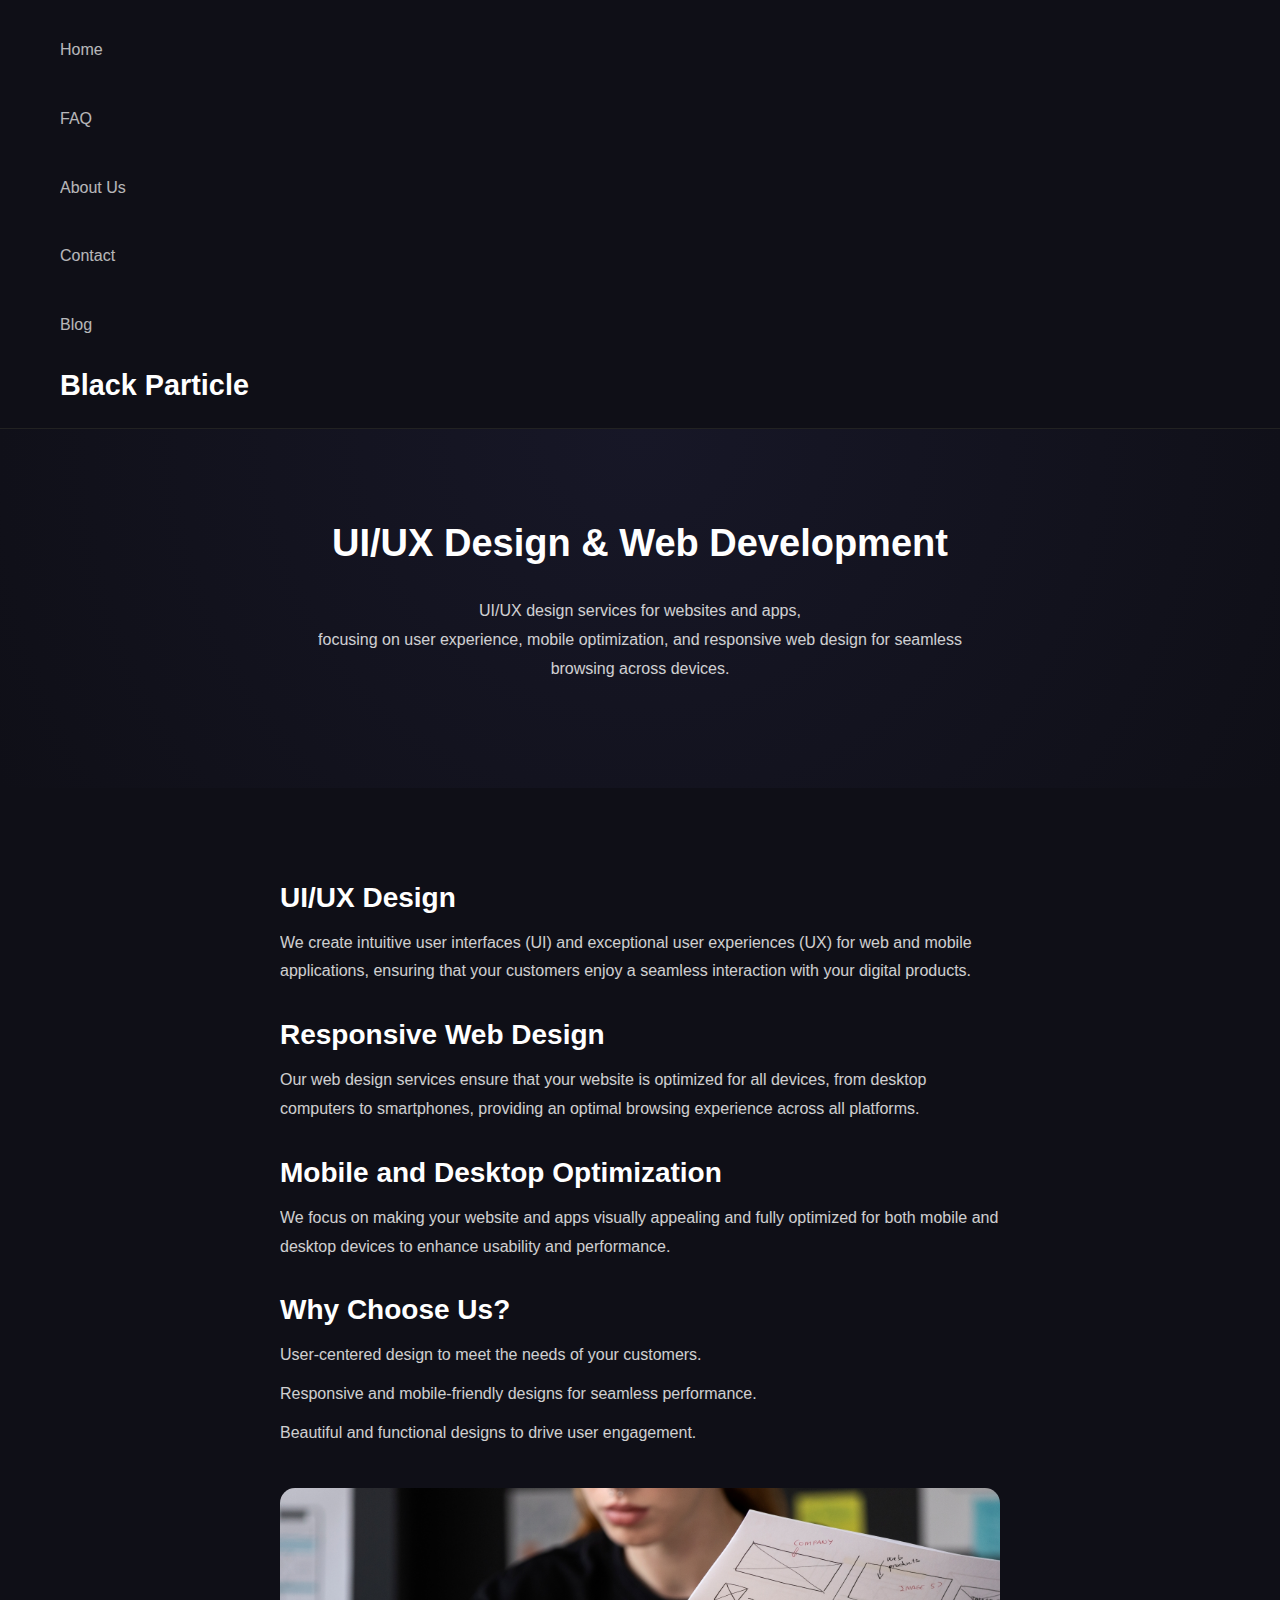
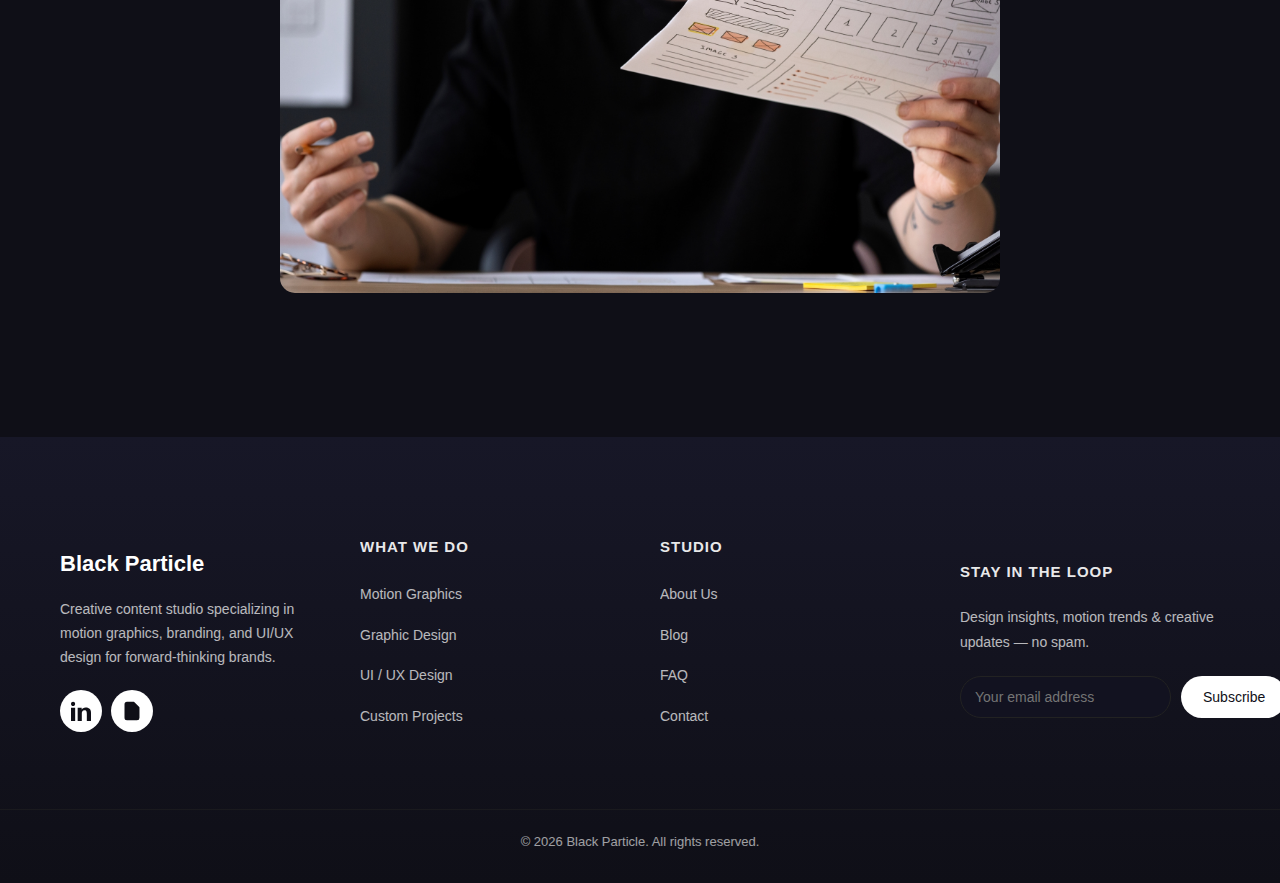
<file: uidesign.html>
<!DOCTYPE html>
<html lang="en">
<head>
  <meta charset="UTF-8">
  <meta name="viewport" content="width=device-width, initial-scale=1.0">
  <title>UI/UX and Web Design | Black Particle</title>
  <link rel="stylesheet" href="./assets/css/base.css">
  <link rel="stylesheet" href="./assets/css/layout.css">
  <link rel="stylesheet" href="./assets/css/components.css">
  <link rel="stylesheet" href="./assets/css/pages/service.css">
</head>
<body>

  <header class="header">
  <div class="container">
    <button class="menu-toggle" aria-label="menu">
      <span></span>
      <span></span>
      <span></span>
    </button>
    <div>
      <nav class="navbar-links">
        <a href="./index.html">Home</a>
        <div class="dropdown">
          <a>Services</a>
          <div class="dropdown-content">
            <a href="./animation.html">Motion Graphics</a>
            <a href="./graphicdesign.html">Graphic Design</a>
            <a href="./uidesign.html">UI Design</a>
          </div>
        </div>
        <a href="./faq.html">FAQ</a>
        <a href="./aboutus.html">About Us</a>
        <a href="./contact.html">Contact</a>
        <a href="./blog.html">Blog</a>
      </nav>
    </div>
      <a href="./index.html" class="logo">Black Particle</a>
  </div>
</header>

  <section class="hero service-hero section">
    <h2>UI/UX Design & Web Development</h2>
    <p>UI/UX design services for websites and apps,
      <br> focusing on user experience, mobile optimization, and responsive web design for seamless browsing across devices.</p>
  </section>

<section class="section service-details">
  <div class="container">
    <h3>UI/UX Design</h3>
    <p>We create intuitive user interfaces (UI) and exceptional user experiences (UX) for web and mobile applications, ensuring that your customers enjoy a seamless interaction with your digital products.</p>

    <h3>Responsive Web Design</h3>
    <p>Our web design services ensure that your website is optimized for all devices, from desktop computers to smartphones, providing an optimal browsing experience across all platforms.</p>

    <h3>Mobile and Desktop Optimization</h3>
    <p>We focus on making your website and apps visually appealing and fully optimized for both mobile and desktop devices to enhance usability and performance.</p>

    <h3>Why Choose Us?</h3>
    <ul>
      <li>User-centered design to meet the needs of your customers.</li>
      <li>Responsive and mobile-friendly designs for seamless performance.</li>
      <li>Beautiful and functional designs to drive user engagement.</li>
    </ul>

    <div class="service-images">
      <div class="media-item">
        <img src="./assets/images/ui.jpg" alt="UI/UX and Web Design Examples">
        <div class="glass"><span>View Project</span></div>
      </div>
    </div>
  </div>
</section>

<footer class="fat-footer">
  <div class="container footer-grid">

    <div class="footer-col brand">
      <h4 class="footer-logo">Black Particle</h4>
      <p>
        Creative content studio specializing in motion graphics,
        branding, and UI/UX design for forward-thinking brands.
      </p>

      <div class="footer-socials">
        <a href="https://www.linkedin.com/in/hr-/" aria-label="LinkedIn">
          <svg viewBox="0 0 24 24"><path d="M4.98 3.5C4.98 4.88 3.86 6 2.5 6S0 4.88 0 3.5 1.12 1 2.5 1 4.98 2.12 4.98 3.5zM0 8h5v16H0zM8 8h4.8v2.2h.07c.67-1.2 2.3-2.46 4.73-2.46C22.4 7.74 24 10.5 24 14.3V24h-5v-8.4c0-2-.04-4.6-2.8-4.6-2.8 0-3.23 2.18-3.23 4.45V24H8z"/></svg>
        </a>
        <a href="./resume/resume-en.html" class="icon-btn resume" aria-label="Resume">
          <svg viewBox="0 0 24 24" xmlns="http://www.w3.org/2000/svg" fill="none" stroke="currentColor" stroke-width="2" stroke-linecap="round" stroke-linejoin="round"><path d="M14 2H6c-1.1 0-1.99.9-1.99 2L4 20c0 1.1.89 2 1.99 2h12c1.1 0 1.99-.9 1.99-2V8l-6-6z"></path></svg>
        </a>
      </div>
    </div>

    <div class="footer-col">
      <h5>What We Do</h5>
      <ul>
        <li><a href="./animation.html">Motion Graphics</a></li>
        <li><a href="./graphicdesign.html">Graphic Design</a></li>
        <li><a href="./uidesign.html">UI / UX Design</a></li>
        <li><a href="./contact.html">Custom Projects</a></li>
      </ul>
    </div>

    <div class="footer-col">
      <h5>Studio</h5>
      <ul>
        <li><a href="./aboutus.html">About Us</a></li>
        <li><a href="./blog.html">Blog</a></li>
        <li><a href="./faq.html">FAQ</a></li>
        <li><a href="./contact.html">Contact</a></li>
      </ul>
    </div>

    <div class="footer-col newsletter">
      <h5>Stay in the Loop</h5>
      <p>
        Design insights, motion trends & creative updates — no spam.
      </p>

      <form
        class="newsletter-form"
        action="https://docs.google.com/forms/d/e/1FAIpQLScvDHWSVHomTopGrZl7t4rMiaD7eoqNsdk8rNU5x8itYnohuw/formResponse"
        method="POST"
        target="hidden_iframe"
      >
        <input
          type="email"
          name="entry.619448998"
          placeholder="Your email address"
          required
        >
        <button type="submit">Subscribe</button>
      </form>

      <p id="thanks" style="display:none;">
        Thanks for subscribing! 🎉
      </p>

      <iframe name="hidden_iframe" style="display:none;"></iframe>
    </div>

  </div>

  <div class="footer-bottom">
    <p>© 2026 Black Particle. All rights reserved.</p>
  </div>
</footer>

<script src="./assets/js/main.js"></script>

</body>
</html>
</file>
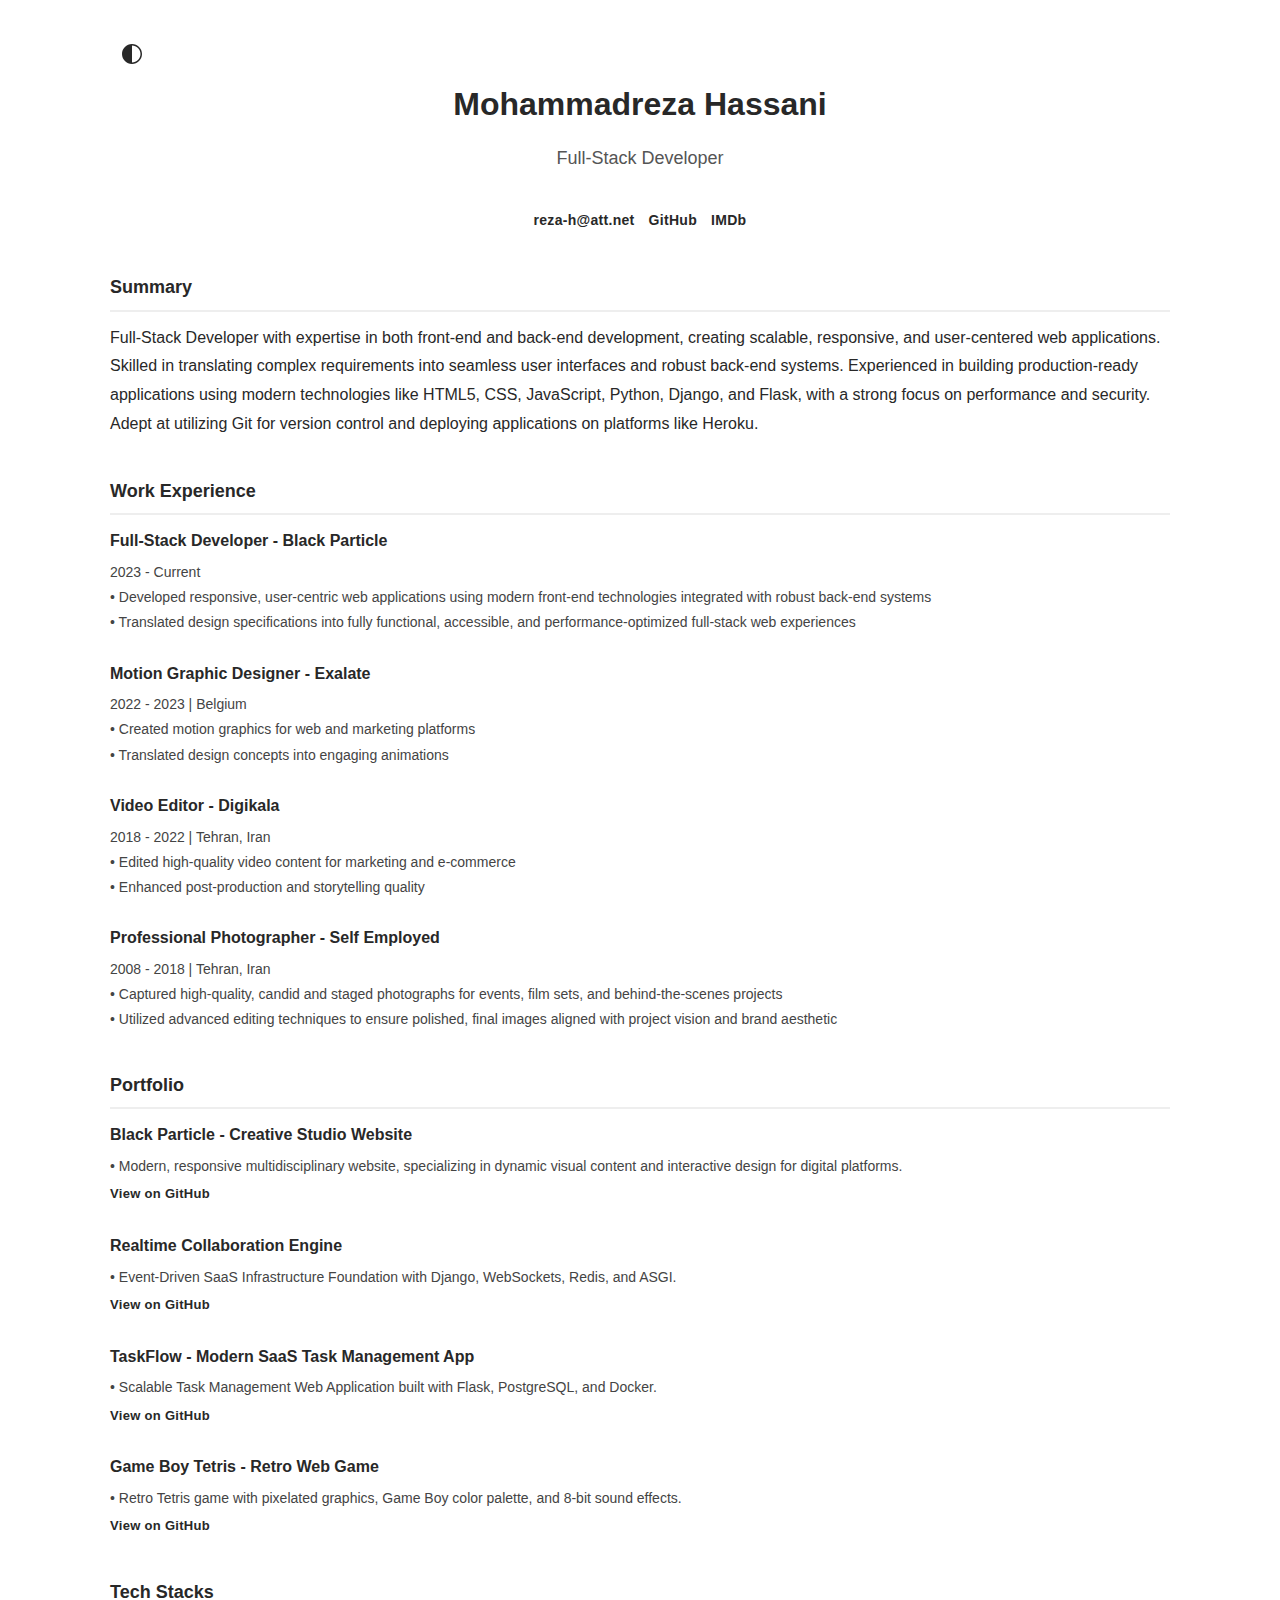
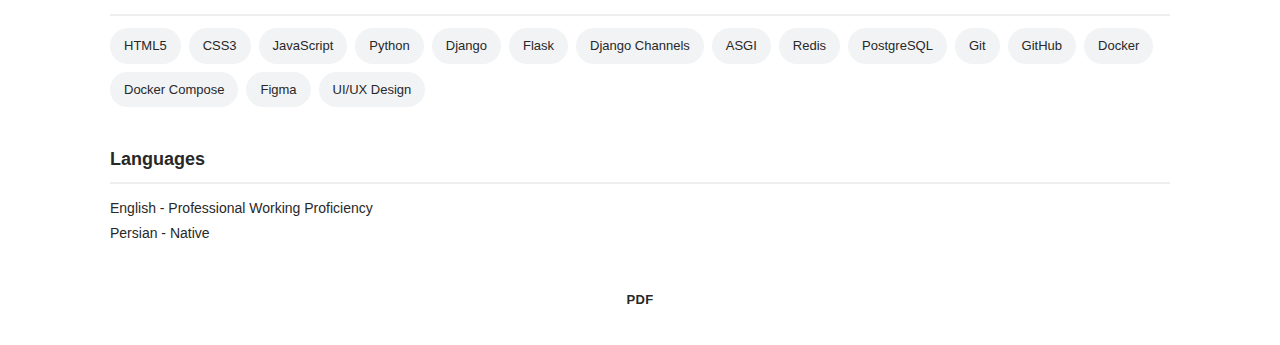
<file: resume/resume-en.html>
<!DOCTYPE html>
<html lang="en">
<head>
    <meta charset="UTF-8">
    <meta name="viewport" content="width=device-width, initial-scale=1.0">
    <meta http-equiv="X-UA-Compatible" content="ie=edge">
    <title>Mohammadreza Hassani | Full-Stack Developer</title>
    <link rel="stylesheet" href="./assets/style/style.css">
</head>
<body>

<div class="container">

    <header>
        <button id="themeToggle" aria-label="Toggle theme">
            <span id="themeIcon" class="icon"></span>
        </button>
        <h1>Mohammadreza Hassani</h1>
        <h2>Full-Stack Developer</h2>
    </header>

    <div class="contact-info">
        <a href="mailto:reza-h@att.net" class="btn">reza-h@att.net</a>
        <a href="https://github.com/hassanimohammadreza" target="_blank" class="btn">GitHub</a>
        <a href="https://www.imdb.com/name/nm5605572/" target="_blank" class="btn">IMDb</a>
    </div>

    <section>
        <div class="section-title">Summary</div>
        <p>
            Full-Stack Developer with expertise in both front-end and back-end development, creating scalable, responsive, and user-centered web applications. Skilled in translating complex requirements into seamless user interfaces and robust back-end systems. Experienced in building production-ready applications using modern technologies like HTML5, CSS, JavaScript, Python, Django, and Flask, with a strong focus on performance and security. Adept at utilizing Git for version control and deploying applications on platforms like Heroku.
        </p>
    </section>
    
    <section class="experience">
        <div class="section-title">Work Experience</div>

            <div class="job">
                <h3>Full-Stack Developer - Black Particle</h3>
                <p>2023 - Current</p>
                <p>
                    • Developed responsive, user-centric web applications using modern front-end technologies integrated with robust back-end systems<br>
                    • Translated design specifications into fully functional, accessible, and performance-optimized full-stack web experiences
                </p>
            </div>

            <div class="job">
                <h3>Motion Graphic Designer - Exalate</h3>
                <p>2022 - 2023 | Belgium</p>
                <p>
                    • Created motion graphics for web and marketing platforms<br>
                    • Translated design concepts into engaging animations
                </p>
            </div>

            <div class="job">
                <h3>Video Editor - Digikala</h3>
                <p>2018 - 2022 | Tehran, Iran</p>
                <p>
                    • Edited high-quality video content for marketing and e-commerce<br>
                    • Enhanced post-production and storytelling quality
                </p>
            </div>

            <div class="job">
                <h3>Professional Photographer - Self Employed</h3>
                <p>2008 - 2018 | Tehran, Iran</p>
                <p>
                    • Captured high-quality, candid and staged photographs for events, film sets, and behind-the-scenes projects<br>
                    • Utilized advanced editing techniques to ensure polished, final images aligned with project vision and brand aesthetic
                </p>
            </div>
    </section>

    <section class="portfolio">
        <div class="section-title">Portfolio</div>

            <div class="portfolio-item">
                <h3>Black Particle - Creative Studio Website</h3>
                <p>
                    • Modern, responsive multidisciplinary website, specializing in dynamic visual content and interactive design for digital platforms.
                </p>
                <a href="https://github.com/hassanimohammadreza/blackparticle" target="_blank" class="btn">View on GitHub</a>
            </div>
        
            <div class="portfolio-item">
                <h3>Realtime Collaboration Engine</h3>
                <p>
                    • Event-Driven SaaS Infrastructure Foundation with Django, WebSockets, Redis, and ASGI.
                </p>
                <a href="https://github.com/hassanimohammadreza/collaboration_app" target="_blank" class="btn">View on GitHub</a>
            </div>

            <div class="portfolio-item">
                <h3>TaskFlow - Modern SaaS Task Management App</h3>
                <p>
                    • Scalable Task Management Web Application built with Flask, PostgreSQL, and Docker.
                </p>
                <a href="https://github.com/hassanimohammadreza/task-tracker" target="_blank" class="btn">View on GitHub</a>
            </div>

            <div class="portfolio-item">
                <h3>Game Boy Tetris - Retro Web Game</h3>
                <p>
                    • Retro Tetris game with pixelated graphics, Game Boy color palette, and 8-bit sound effects.
                </p>
                <a href="https://github.com/hassanimohammadreza/Game-Boy-Tetris" target="_blank" class="btn">View on GitHub</a>
                </div>
    </section>

    <section>
        <div class="section-title">Tech Stacks</div>
        <div class="skills">
        <div class="skill">HTML5</div>
        <div class="skill">CSS3</div>
        <div class="skill">JavaScript</div>
        <div class="skill">Python</div>
        <div class="skill">Django</div>
        <div class="skill">Flask</div>   
        <div class="skill">Django Channels</div>
        <div class="skill">ASGI</div>
        <div class="skill">Redis</div>
        <div class="skill">PostgreSQL</div>
        <div class="skill">Git</div>
        <div class="skill">GitHub</div>        
        <div class="skill">Docker</div>
        <div class="skill">Docker Compose</div>
        <div class="skill">Figma</div>
        <div class="skill">UI/UX Design</div>
        </div>
    </section>

    <section>
        <div class="section-title">Languages</div>
        <div class="languages">
            <div class="language">English - Professional Working Proficiency</div>
            <div class="language">Persian - Native</div>
        </div>
    </section>

    <footer>
        <a href="./Mohammadreza Hassani _ Full Stack Developer.pdf" target="_blank" class="btn">PDF</a>
    </footer>

</div>
<script src="./assets/js/scripts.js"></script>
</body>
</html>
</file>
<file: assets/css/base.css>
@import url(components.css);
@import url(content.css);
@import url(layout.css);
* {
  margin: 0;
  padding: 0;
  box-sizing: border-box;
  text-decoration: none;
  list-style: none;
}

html, body {
  height: 100%;
}

body {
  background: #0f0f17;
  color: #fff;
  line-height: 1.8;
  font-family: sans-serif;
  overflow-x: hidden;
}

a {
  text-decoration: none;
  color: inherit;
}
</file>
<file: assets/css/layout.css>
.container {
  width: 100%;
  max-width: 1200px;
  padding: 16px 20px;
  margin: auto;
  align-items: center;
}

.header {
    display: flex;
    align-items: center;
    justify-content: center;
    background-color: #0f0f17;
    border-bottom: 1px solid #222;
    position: relative;
    white-space: nowrap;
}

.navbar {
    display: flex;
    justify-content: space-between;
    width: 100%;
    align-items: center;
}

.nav-list {
    display: flex;
    justify-content: center;
    align-items: center;
    gap: 50px;
}

i img {
    width: 15px;
    margin-left: 5px;
    transition: all 0.3s ease-in;
}

i {
    display: flex;
    align-items: center;
    justify-content: center;
}

nav a {
    opacity: 0.7;
    padding: 20px 0px;
    transition: all 0.5s;
    display: flex;
    align-items: center;
}


@media (min-width: 801px) {

nav a:hover {
  opacity: 1;
}

nav a:hover i img {
  rotate: -180deg;
}

.dropdown {
    transform: translateY(50px);
    opacity: 0;
    visibility: hidden;
    position: absolute;
    min-width: 160px;
    background-color: #171727;
    border-radius: 15px;
    margin-top: 5px;
    transition: all 0.5s ease;
    box-shadow: 0 2px 8px rgba(0, 0, 0, 0.5);
}

.nav-item:hover .dropdown {
    transform: translateX(0);
    opacity: 1;
    visibility: visible;
}
}

.dropdown-item:nth-child(2) {
    border-top: 1px solid #222;
    border-bottom: 1px solid #222;
}

.dropdown a {
    padding: 20px 25px;
    display: block;
}

.logo {
    padding: 10px 0;
    font-size: 1.8rem;
    font-weight: 700;
}

.logo:hover {
  opacity: 0.8;
}

.menu-toggle {
  display: none;
  width: 26px;
  height: 18px;
  position: relative;
}

@media (max-width: 800px) {
  .header .container {
    display: flex;
    align-items: center;
    justify-content: space-between;
    }

  .navbar {
    display: flex;
    width: 100%;
    justify-content: flex-end;
  }
    
  .menu-toggle {
    display: block;
    background: none;
    border: none;
    cursor: pointer;
    padding: 0;
    z-index: 1001;
  }
  
  .menu-toggle span {
    position: absolute;
    left: 0;
    width: 100%;
    height: 2px;
    background: #fff;
    transition: 0.35s ease;
  }

  .menu-toggle span:nth-child(1) {
    top: 0;
  }

  .menu-toggle span:nth-child(2) {
    top: 8px;
  }

  .menu-toggle span:nth-child(3) {
    top: 16px;
  
  }
  .menu-toggle.active span:nth-child(1) {
    top: 8px;
    transform: rotate(45deg);
  }

  .menu-toggle.active span:nth-child(2) {
    opacity: 0;
  }

  .menu-toggle.active span:nth-child(3) {
    top: 8px;
    transform: rotate(-45deg);
  }

  .nav-list {
    display: flex;
    flex-direction: column;
    justify-content: center;
    align-items: center;
    position: fixed;
    top: 0;
    left: 0;
    height: 100vh;
    width: 80%;
    background: #0f0f17;
    gap: 0;
    transform: translateX(-100%);
    transition: transform 0.4s ease;
    z-index: 1000;
    font-size: 1.5rem;
    visibility: hidden;
    opacity: 0;
    padding: 0 70px;
  }

  .nav-list.active {
    opacity: 1;
    visibility: visible;
    transform: translateX(0);
  }  

  .nav-item {
    text-align: left;
    width: 100%;
    display: flex;
    flex-direction: column;
    align-items: flex-start;
    border-bottom: solid #222;
  }

  li.nav-item:nth-child(2) {
    padding: 20px 0;
  }

  .nav-item:nth-child(2) a {
    padding: 15px 0;
  }

  .dropdown {
    position: static;
    min-width: 160px;
    background: none;
    box-shadow: none;
    display: block;
    opacity: 0;
    max-height: 0;
    transition: all 0.5s ease;
}

.change.dropdown {
  opacity: 1;
  max-height: 100%;
}

i img {
    width: 15px;
    margin-left: 25px;
    rotate: 270deg;
    transition: all 0.3s ease-in;
}

.change > i:last-child img {
    transform: rotate(90deg);
}

.dropdown a {
  font-size: 1rem;
  padding: 5px 0;
}

.dropdown-item:nth-child(2) {
  border: none;
}
}

.fat-footer {
  background: linear-gradient(180deg, #171727, #0f0f17);
  padding: 80px 0 30px;
  margin-top: 80px;
}

.footer-grid {
  display: grid;
  grid-template-columns: repeat(auto-fit, minmax(220px, 1fr));
  gap: 40px;
}

.footer-col h5 {
  font-size: 15px;
  margin-bottom: 20px;
  letter-spacing: 1px;
  text-transform: uppercase;
  opacity: 0.9;
}

.footer-col ul {
  list-style: none;
}

.footer-col ul li {
  margin-bottom: 12px;
}

.footer-col ul li a {
  opacity: 0.7;
  font-size: 14px;
  transition: opacity 0.3s ease;
}

.footer-col ul li a:hover {
  opacity: 1;
}

.footer-logo {
  font-size: 22px;
  font-weight: 700;
  margin-bottom: 15px;
}

.footer-col.brand p {
  font-size: 14px;
  opacity: 0.7;
  line-height: 1.7;
}

.footer-socials {
  margin-top: 20px;
}

.footer-socials a {
  width: 42px;
  height: 42px;
  border-radius: 50%;
  margin-right: 5px;
  background: #fff;
  display: inline-flex;
  align-items: center;
  justify-content: center;
  color: #0f0f17;
  transition: transform 0.3s ease;
}

.footer-socials a svg {
  width: 20px;
  height: 20px;
  fill: currentColor;
}

.footer-socials a:hover {
  transform: translateY(-3px);
}

.newsletter p {
  font-size: 14px;
  opacity: 0.7;
  margin-bottom: 20px;
}

.newsletter-form {
  display: flex;
  gap: 10px;
}

.newsletter-form input {
  flex: 1;
  padding: 12px 14px;
  border-radius: 30px;
  border: 1px solid #222;
  background: #121220;
  color: #fff;
  font-size: 14px;
}

.newsletter-form button {
  padding: 12px 22px;
  border-radius: 30px;
  border: none;
  background: #fff;
  color: #0f0f17;
  font-size: 14px;
  cursor: pointer;
  transition: transform 0.3s ease;
}

.newsletter-form button:hover {
  background: #0f0f17;
  color: #fff;
  border: 1px solid #222;
  transform: translateY(-2px);
}

.footer-bottom {
  border-top: 1px solid #222;
  margin-top: 50px;
  padding-top: 20px;
  text-align: center;
  font-size: 13px;
  opacity: 0.6;
}

@media (max-width: 600px) {
  .newsletter-form {
    flex-direction: column;
  }

  .newsletter-form button {
    width: 100%;
  }
}
</file>
<file: assets/css/components.css>
.hero {
  text-align: center;
  padding: 120px 20px;
  background: radial-gradient(circle at top, #171727, #0f0f17);
}

.hero h2 {
  font-size: 36px;
  margin-bottom: 20px;
}

.hero p {
  opacity: 0.8;
  margin-top: 20px;
  max-width: 720px;
  margin-left: auto;
  margin-right: auto;
  padding-inline: 16px;
}


.button {
  background: #fff;
  color: #0f0f17;
  padding: 12px 30px;
  display: inline-block;
  border-radius: 30px;
  font-weight: 500;
  margin-top: 40px;
  transition: transform 0.3s ease;
}

.button:hover {
  background: #0f0f17;
  color: #fff;
  border: 1px solid #222;
  transform: translateY(-3px);
  box-shadow: 0 10px 25px rgba(0, 0, 0, 0.25);
}

.button-highlight {
    background: #66ccff;
    color: #0f0f17;
    border: 1px solid #66ccff;
}

.button-highlight:hover {
    background: #0f0f17;
    color: #66ccff;
    border: 1px solid #0f0f17;
    transform: translateY(-3px);
    box-shadow: 0 10px 25px rgba(0, 0, 0, 0.25);
}

.section {
  padding: 80px 0;
}

.section h3 {
  margin-bottom: 40px;
  font-size: 28px;
  text-align: center;
}

.section p {
  max-width: 720px;
  margin: 0 auto 24px;
  opacity: 0.8;
  line-height: 1.8;
}

.section ul {
  max-width: 720px;
  margin: 0 auto 32px;
  padding-left: 20px;
}

.section li {
  margin-bottom: 10px;
  opacity: 0.8;
}

.grid {
  display: grid;
  gap: 25px;
}

.grid-3 {
  grid-template-columns: repeat(auto-fit, minmax(260px, 1fr));
}

.card {
  background: #171727;
  padding: 30px;
  border-radius: 15px;
  border: 2px solid #222222;
}

.card h4 {
  margin: 15px 0 10px;
}

.pricing {
  padding: 80px 0;
  background: radial-gradient(circle at top, #171727, #0f0f17);
  text-align: center;
}

.pricing-card {
  background: linear-gradient(180deg, #171727, #121220);
  border: 2px solid #222222;
  padding: 35px 30px;
  border-radius: 20px;
  text-align: left;
  position: relative;
  transition: transform 0.4s ease, box-shadow 0.4s ease;
}


.featured {
  border: 1px solid #66ccff;
  box-shadow: 0 4px 20px rgba(102, 204, 255, 0.2);
  transform: translateY(-5px);
}

.featured:hover {
    box-shadow: 0 8px 30px rgba(102, 204, 255, 0.4);
    transform: translateY(-8px);
}

.pricing-card:hover {
  transform: translateY(-8px);
  box-shadow: 0 20px 40px rgba(0, 0, 0, 0.4);
}

.pricing-card ul {
  list-style: none;
}

.pricing-card ul li {
  margin-bottom: 12px;
  opacity: 0.8;
  font-size: 15px;
}

.pricing h3 {
  font-size: 32px;
  margin-bottom: 10px;
}

.pricing-desc {
  opacity: 0.8;
  margin-bottom: 50px;
}

.pricing-card h4 {
  font-size: 22px;
  margin-bottom: 20px;
  color: #fff;
}

.media-item {
  position: relative;
  aspect-ratio: 16 / 9;
  width: 100%;
  border-radius: 15px;
  overflow: hidden;
  cursor: pointer;
}

.media-item img {
  width: 100%;
  height: 100%;
  object-fit: cover;
  transition: transform 0.6s ease;
}

.media-item:hover img {
  transform: scale(1.1);
}

.glass {
  position: absolute;
  inset: 0;
  background: rgba(255, 255, 255, 0.15);
  backdrop-filter: blur(10px);
  -webkit-backdrop-filter: blur(10px);
  border: 1px solid rgba(255, 255, 255, 0.2);
  display: flex;
  align-items: center;
  justify-content: center;
  opacity: 0;
  transition: all 0.4s ease;
}

.media-item:hover .glass {
  opacity: 1;
}

.media-item:hover .glass span {
  transform: translateY(0);
}

.service-box {
  display: grid;
  grid-template-columns: repeat(auto-fit, minmax(260px, 1fr));
  gap: 20px;
}

.service-images {
  margin-top: 20px;
  display: grid;
  grid-template-columns: 1fr;
  gap: 15px;
}

.glass span {
  letter-spacing: 1px;
  transform: translateY(15px);
  transition: transform 0.4s ease;
}
</file>
<file: assets/css/pages/service.css>
.service-hero h2 {
  font-size: 38px;
}

.section.service-details {
  padding-block: 48px;
}
.service-details h3 {
  max-width: 720px;
  margin: 25px auto 10px;
  text-align: left;
  line-height: 1.5;
}

.service-details p {
  max-width: 720px;
  margin: 0 auto 28px;
  text-align: left;
}

.service-details ul {
  max-width: 720px;
  margin: 0 auto 40px;
  padding-left: 0;
  list-style-position: inside;
  text-align: left;
}

.service-details .service-images {
  margin-top: 40px;
  display: flex;
  justify-content: center;
}

.service-details .media-item {
  max-width: 720px;
  width: 100%;
}

@media (max-width: 600px) {
  .service-hero h2 {
    font-size: 30px;
  }

  .service-details h3 {
    font-size: 22px;
  }

  .service-details p {
    font-size: 15px;
  }

  .service-details .media-item {
    max-width: 100%;
    aspect-ratio: 4 / 3; /* less cinematic on mobile */
  }
}
</file>
<file: resume/assets/style/style.css>
* {
  margin: 0;
  padding: 0;
  box-sizing: border-box;
}

body {
    font-family: sans-serif;
    line-height: 1.8;
    margin: 0;
    padding: 0;
    background: #ffffff;
    color: #282828;
    transition: background 0.3s ease, color 0.3s ease;
}

body.dark {
  background: #121212;
  color: #f5f5f5;
}

.container {
    max-width: 1100px;
    margin: 0 auto;
    padding: 32px 20px;
}

header {
    text-align: center;
    margin-bottom: 32px;
}

.icon svg {
  width: 22px;
  height: 22px;
}

.icon svg path {
  fill: currentColor;
}

#themeToggle {
  width: 44px;
  height: 44px;
  border-radius: 50%;
  border: none;
  background: transparent;
  cursor: pointer;
  display: flex;
  align-items: center;
  justify-content: center;
  line-height: 0;
  color: #282828;
  transition: 
    background-color 0.3s ease,
    color 0.3s ease,
    transform 0.15s ease;
}

#themeToggle svg {
  width: 24px;
  height: 24px;
  display: block;
}

body.dark #themeToggle {
  color: #f5f5f5; 
}

#themeToggle:hover {
  background: rgba(0, 0, 0, 0.08);
}

body.dark #themeToggle:hover {
  background: rgba(255, 255, 255, 0.12);
}

#themeToggle:active {
  transform: scale(0.9);
}

header h1 {
    font-size: 32px;
    font-weight: 700;
    margin: 0;
}

header h2 {
    font-size: 18px;
    font-weight: 400;
    margin-top: 8px;
    color: #555;
}

body.dark header h2 {
  color: #aaa;
}

.btn {
  position: relative;
  display: inline-block;

  font-size: 13px;
  font-weight: 600;
  letter-spacing: 0.3px;

  text-decoration: none;
  color: #282828;

  padding: 2px 0;
}

.btn::after {
  content: "";
  position: absolute;
  left: 0;
  bottom: -2px;

  width: 100%;
  height: 1.5px;
  background-color: #282828;

  transform: scaleX(0);
  transform-origin: right;
  transition: transform 0.3s ease;
}

.btn:hover::after {
  transform: scaleX(1);
  transform-origin: left;
}

body.dark .btn {
  color: #f5f5f5;
}

body.dark .btn::after {
  background-color: #f5f5f5;
}

.contact-info {
    display: flex;
    justify-content: center;
    flex-wrap: wrap;
    gap: 14px;
    margin-bottom: 36px;
}

.contact-info a {
    text-decoration: none;
    color: #282828;
    font-size: 14px;
}

body.dark .contact-info a {
  color: #f5f5f5;
}

section {
    margin-bottom: 36px;
}

.section-title {
    font-size: 18px;
    font-weight: 600;
    margin-bottom: 12px;
    border-bottom: 2px solid #eee;
    padding-bottom: 6px;
}

body.dark .section-title {
  border-bottom-color: #333;
}

p {
    margin: 0;
}

.job {
    margin-bottom: 24px;
}

.job h3 {
    font-size: 16px;
    font-weight: 600;
    margin-bottom: 4px;
}

.job p {
    font-size: 14px;
    color: #444;
}

body.dark .job p {
  color: #bdbdbd;
}

.skills {
    display: flex;
    flex-wrap: wrap;
    gap: 8px;
}

.skill {
    background: #f1f3f5;
    padding: 6px 14px;
    border-radius: 20px;
    font-size: 13px;
    font-weight: 500;
}

body.dark .skill {
  background: #2a2a2a;
}

.portfolio-item {
    margin-bottom: 24px;
}

.portfolio-item h3 {
    font-size: 16px;
    font-weight: 600;
    margin-bottom: 4px;
}

.portfolio-item p {
    font-size: 14px;
    color: #444;
}

body.dark .portfolio-item p {
  color: #bdbdbd;
}

.languages .language {
    font-size: 14px;
}

footer {
    text-align: center;
    font-size: 14px;
    color: #555;
    margin-top: 40px;
}


@media (max-width: 768px) {
    .container {
        padding: 24px 14px;
    }

    header h1 {
        font-size: 24px;
    }

    header h2 {
        font-size: 15px;
    }

    .contact-info {
        flex-direction: column;
        align-items: center;
        gap: 6px;
    }

    .skills {
        justify-content: center;
    }
}

@media print {

    body {
        background: #fff;
        color: #000;
        font-size: 12px;
    }

    .language-toggle {
        display: none;
    }

    a {
        color: #000;
        text-decoration: none;
    }

    .container {
        max-width: 100%;
        padding: 0;
    }

    section {
        page-break-inside: avoid;
    }

    footer {
        font-size: 11px;
        margin-top: 20px;
    }
}
</file>
